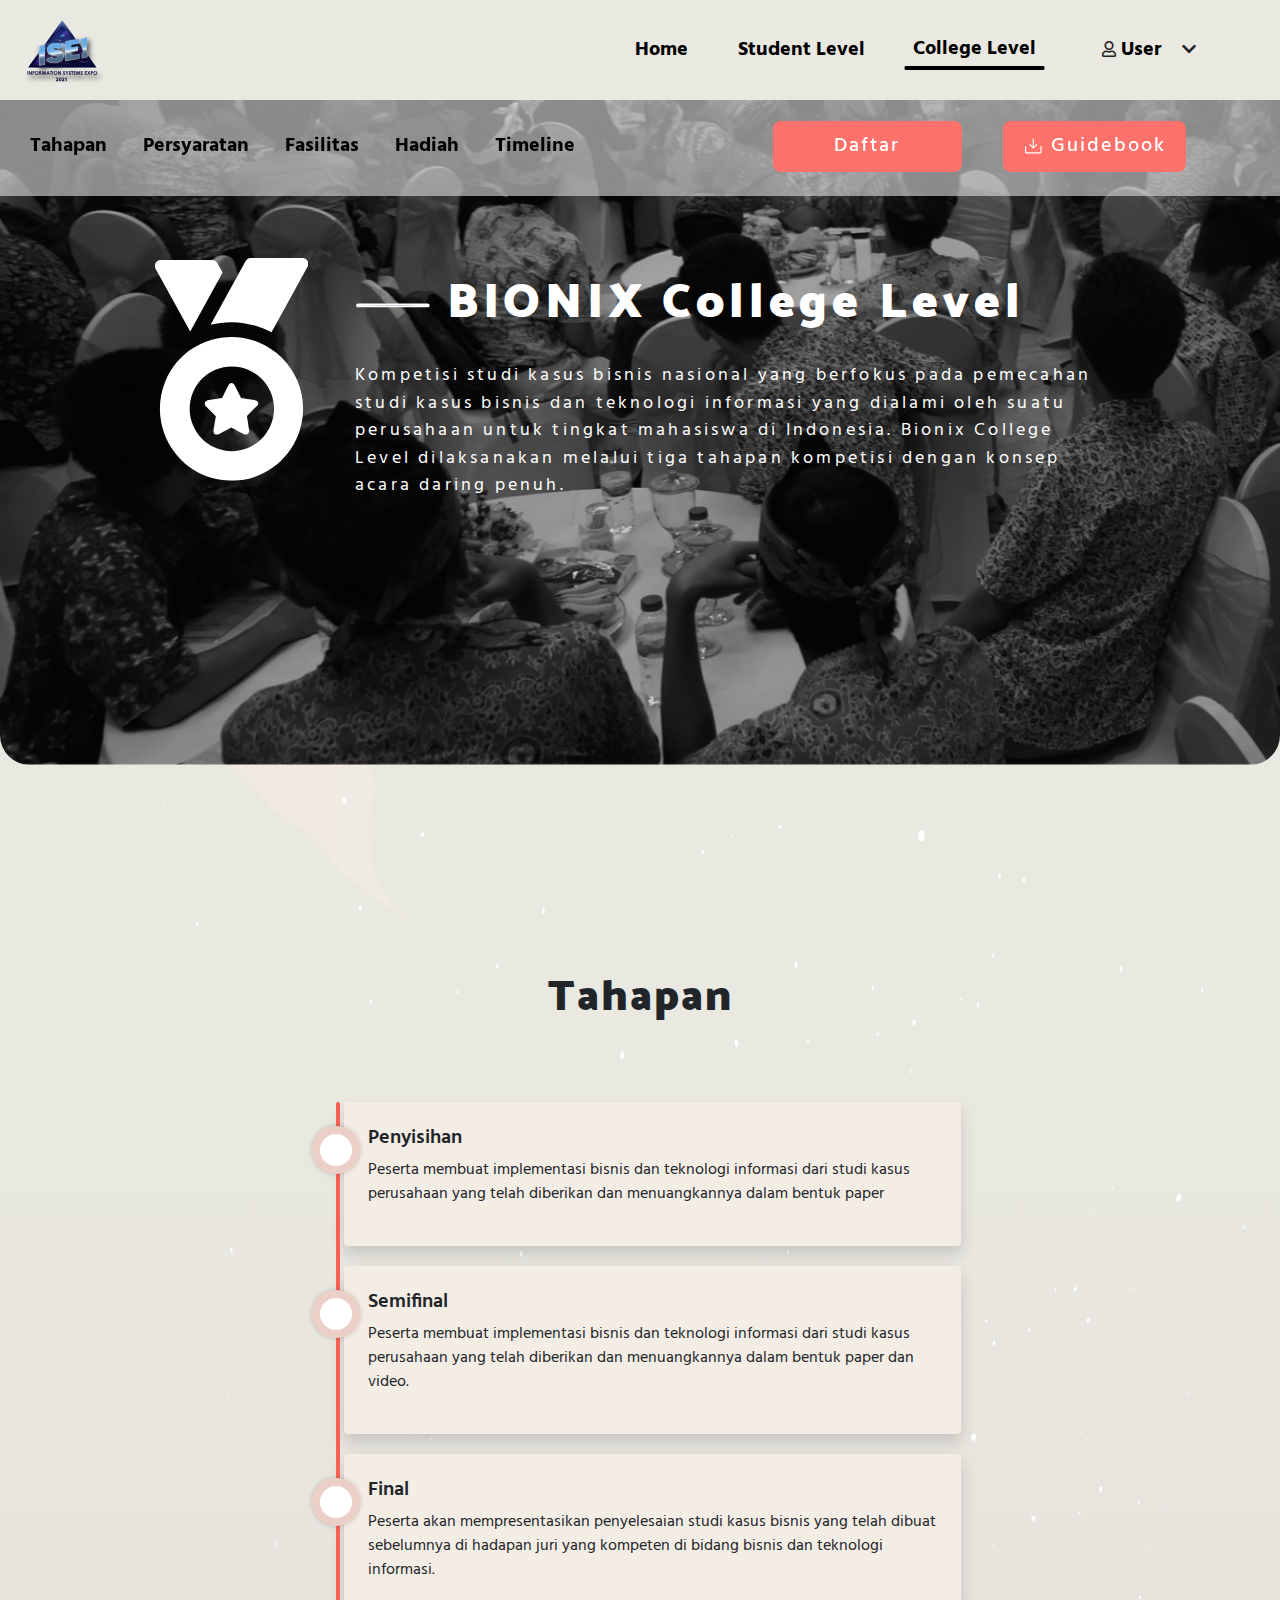
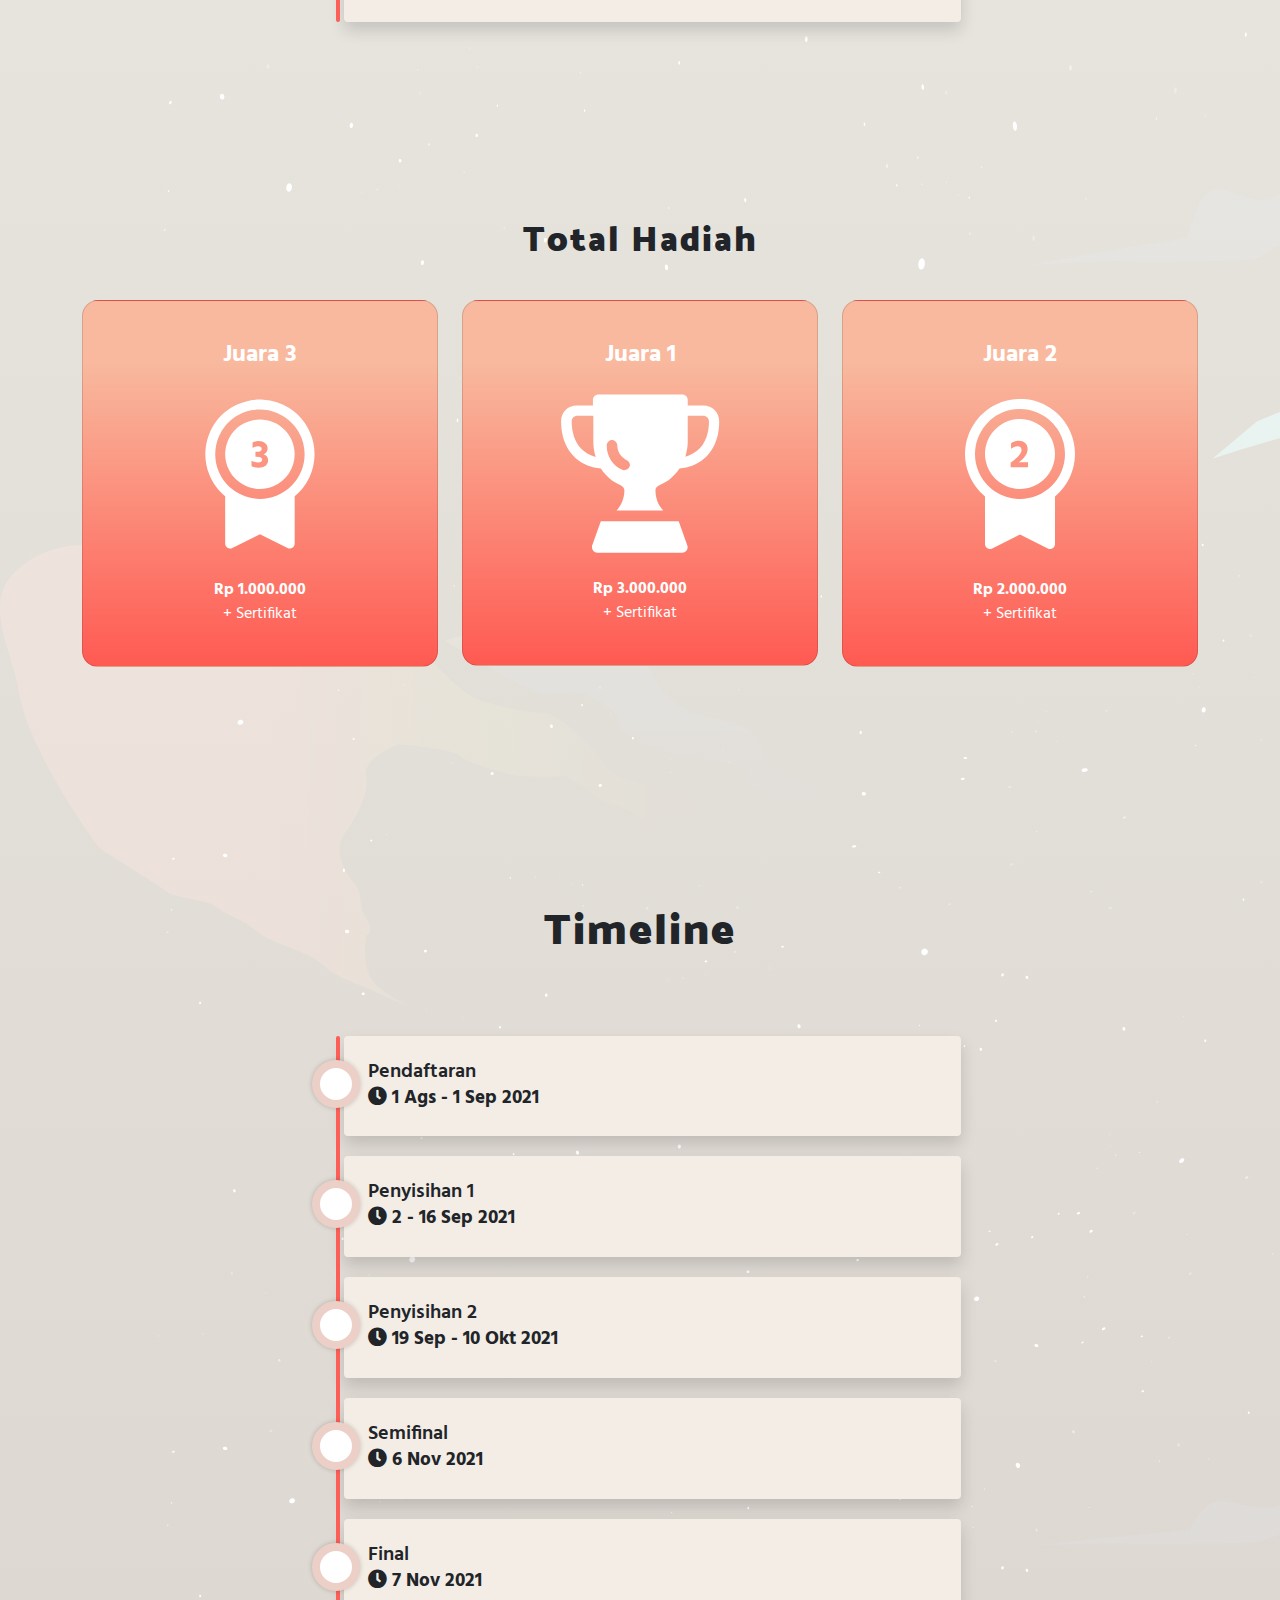
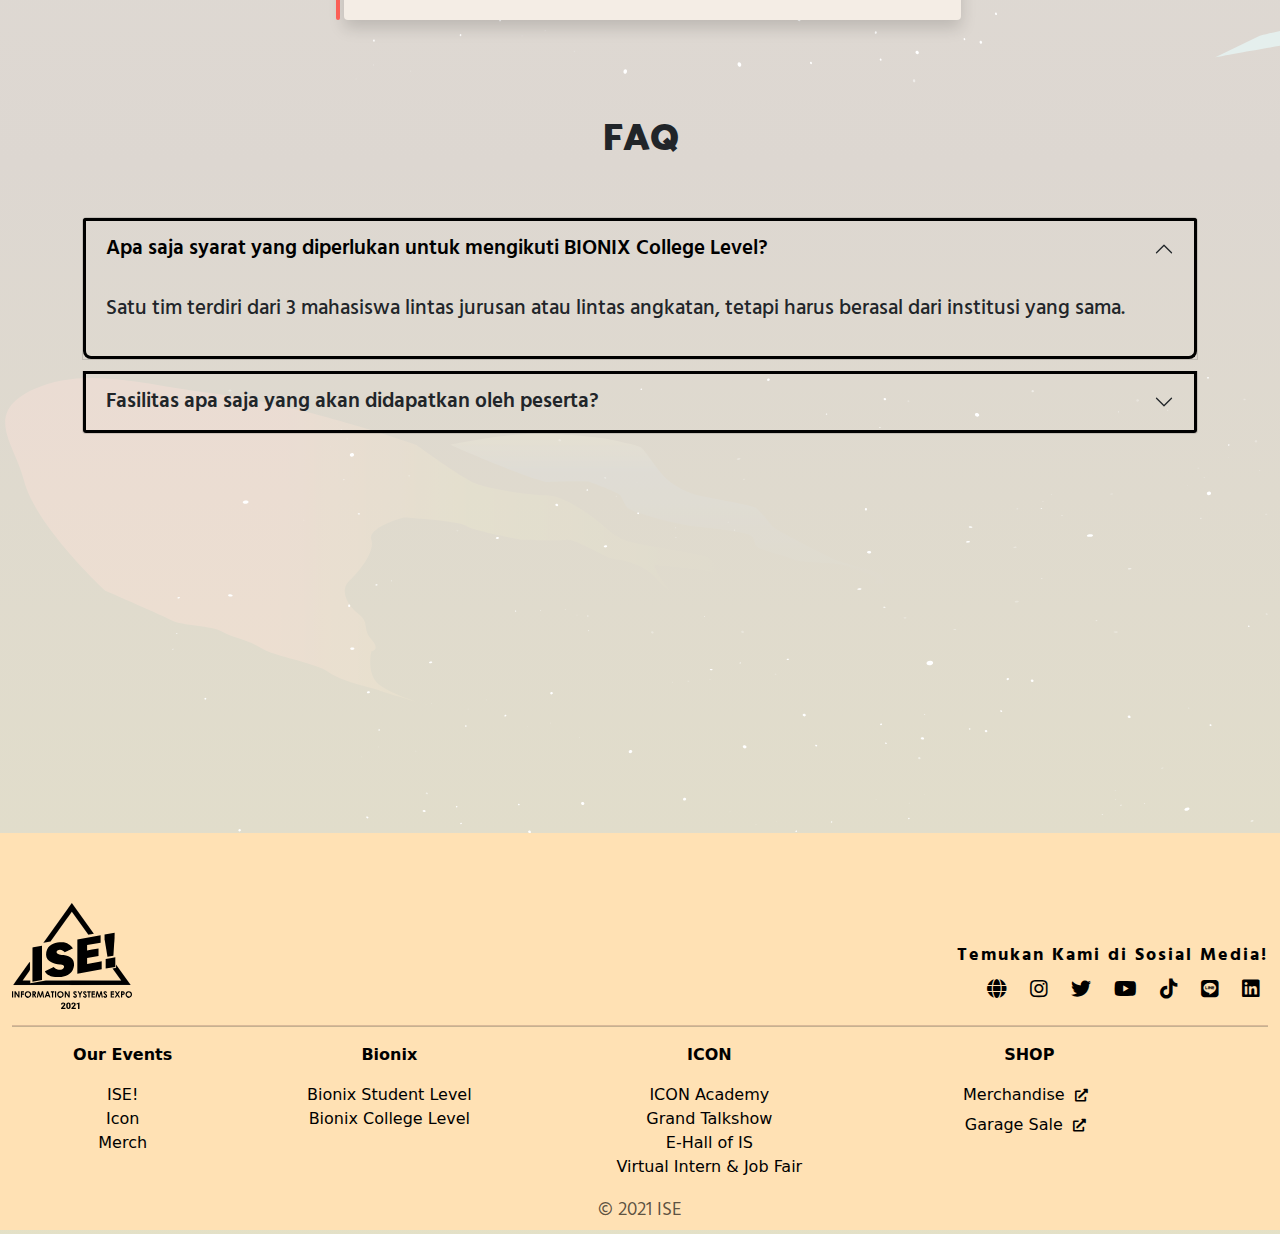
<file: college-level.html>
<!DOCTYPE html>
<html lang="en">

<head>
  <title>BIONIX 2021</title>
  <meta charset="UTF-8" />
  <meta name="description"
    content="Business and IT Olympiad adalah bagian dari serangkaian acara ISE! dengan konsep kompetisi tingkat nasional yang ditujukan bagi pelajar SMA/SMK dengan menggabungkan antara bisnis dan teknologi informasi. Kompetisi terbagi menjadi 4 tahap yaitu, penyisihan 1, penyisihan 2, semifinal, dan final. Adapun penyisihan dilakukan serentak secara online di seluruh Indonesia" />
  <meta name="keywords"
    content="ISE 2021, ISE, Sistem Informasi ITS, Sistem Informasi, ITS, Olimpiade, Bisnis, TIK, Teknologi, Pameran IT, Konser, Bionix, Icon" />
  <meta name="author" content="IT Dev ISE! 2020" />
  <meta name="viewport" content="width=device-width, initial-scale=1.0" />
  <meta http-equiv="X-UA-Compatible" content="ie=edge" />
  <meta name="theme-color" content="#F4EBC1" />

  <link rel="icon" href="img/logo-ise-2021.svg" />
  <link rel="stylesheet" href="css/bootstrap.min.css" />
  <link rel="stylesheet" href="css/swiper-bundle.min.css" />
  <link rel="stylesheet" href="css/style.css" />
  <link rel="stylesheet" href="css/normalize.min.css" />
  <link rel="stylesheet" href="fonts/fontawesome/css/fontawesome-all.min.css" />
  <!-- Global site tag (gtag.js) - Google Analytics -->
  <script async src="https://www.googletagmanager.com/gtag/js?id=G-7KGB6BB4MW"></script>
  <script>
    window.dataLayer = window.dataLayer || [];
    function gtag() {
      dataLayer.push(arguments);
    }
    gtag('js', new Date());

    gtag('config', 'G-7KGB6BB4MW');
  </script>
</head>

<body class="bg">
  
  <!--navbar section-->

  <nav class="navbar navbarsl navbar-custom fixed-top navbar-expand-lg container-fluid">
    <div class="logo"><a class="navbar-brand" href="index.html"><img src="img/logo-ise-2021.svg" alt="logo ISE! 2021" /></a></div>
    <div class="collapse navbar-collapse w-100 order-3 dual-collapse2 list" id="collapse_target">
      <ul class="border-0 nav navbar-nav nav-tabs ms-auto">
        <li class="nav-item">
          <a class="nav-link" href="after-login.html">Home</a>
        </li>
          <a href="student-level.html" class="nav-link">Student Level</a>
          <a href="college-level.html" class="nav-link active">College Level</a>
        <li class="nav-item dropdown">
          <a class="nav-link" id="usernav"><i class="far fa-user"></i> User <i class="fas fa-chevron-down"></i></a>
          <ul class="dropdown-menu">
            <li>
              <a class="dropdown-item" href="index.html">Profile</i></a>
            </li>
            <li>
              <a class="dropdown-item" href="index.html">Dashboard BIONIX</i></a>
            </li>
            <li>
              <a class="dropdown-item" href="index.html">Keluar</i></a>
            </li>
          </ul>
        </li>
      </ul>
    </div>
    <button class="navbar-toggle menu-btn mr-5" data-bs-toggle="collapse" data-bs-target="#collapse_target">
      <span class="navbar-toggler-icon"><i class="fas fa-bars"></i></span>
    </button>
  </nav>

  
  <nav class="navbar navbarsl navbar-custom fixed-top navbar-expand-lg container-fluid" id="navbar2">

    <ul class="nav ml-5">
      <li class="nav-item">
        <a class="nav-link" href="#tahapan-cl">Tahapan</a>
      </li>
      <li class="nav-item">
        <a class="nav-link" href="#timeline-cl">Persyaratan</a>
      </li>
      <li class="nav-item">
        <a class="nav-link" href="#persyaratan-cl">Fasilitas</a>
      </li>
      <li class="nav-item">
        <a class="nav-link" href="#total-hadiah-cl">Hadiah</a>
      </li>
      <li class="nav-item">
        <a class="nav-link" href="#timeline-cl">Timeline</a>
      </li>
    </ul>
    <a href="#" class="nav-link" id="daftar">Daftar</a>
    <a href="#" class="nav-link" id="guidebook"><img src="img/DownloadSimple.svg" alt=""> Guidebook</a>

</nav>



        <!-- header student level section start -->
      <header class="header">
        <div class="container">
          <div class="row">
            <div class="col-3 text-end">
              <img src="img/medali-sl-putih.svg" class="img-fluid" alt="">
            </div>
            <div class="col-8 text-left">
              <h1><img src="img/line-putih.svg" class="img-fluid" alt="" style="width: 10%;">   BIONIX College Level</h1>
              <p>Kompetisi studi kasus bisnis nasional yang berfokus pada pemecahan studi kasus bisnis dan teknologi informasi yang dialami oleh suatu perusahaan untuk tingkat mahasiswa di Indonesia. Bionix College Level dilaksanakan melalui tiga tahapan kompetisi dengan konsep acara daring penuh.
              </p>
            </div>
          </div>
        </div>
      </header>
          

        <!-- tahapan college level section start -->

        <div id="tahapan-cl">
          <div class="tahapan text-center" id="tahapan-large">
            <h1>Tahapan</h1>
            <div class="container">
              <div class="row">
                <div class="col">
                  <h5>Penyisihan</h5>
                </div>
                <div class="col">
                  <h5>Semifinal</h5>
                </div>
                <div class="col">
                  <h5>Final</h5>
                </div>
              </div>
              <div class="row" id="garis-tahapancl">
                <div class="col">
                  <div class="nomor" id="nomor-college">
                    <h3>1</h3>
                  </div>
                </div>
                <div class="col">
                  <div class="nomor" id="nomor-college">
                    <h3>2</h3>
                  </div>
                </div>
                <div class="col">
                  <div class="nomor" id="nomor-college">
                    <h3>3</h3>
                  </div>
                </div>
              </div>
              <div class="row">
                <div class="d-flex col">
                  <div class="card" id="card-tahapan">
                    <div class="card-body" id="card-body-tahapan">
                      <h3>Penyisihan</h3>
                      <hr>
                      <p>Peserta membuat implementasi bisnis dan teknologi informasi dari studi kasus perusahaan yang telah diberikan dan menuangkannya dalam bentuk paper</p>
                    </div>
                  </div>
                </div>
                <div class="d-flex col">
                  <div class="card" id="card-tahapan">
                    <div class="card-body" id="card-body-tahapan">
                      <h3>Semifinal</h3>
                      <hr>
                      <p>Peserta membuat implementasi bisnis dan teknologi informasi dari studi kasus perusahaan yang telah diberikan dan menuangkannya dalam bentuk paper dan video.</p>
                    </div>
                  </div>
                </div>
                <div class="d-flex col">
                  <div class="card" id="card-tahapan">
                    <div class="card-body" id="card-body-tahapan">
                      <h3>Final</h3>
                      <hr>
                      <p>Peserta akan mempresentasikan penyelesaian studi kasus bisnis yang telah dibuat sebelumnya di hadapan juri yang kompeten di bidang bisnis dan teknologi informasi.</p>
                    </div>
                  </div>
                </div>
              </div>
            </div>
          </div>
          
          <div class="container py-5" id="tahapan-small">
        
            <div class="row">
                <div class="col-lg-7 mx-auto">
                  <div class="tahapan">
                    <h1 class="mb-5 text-center">Tahapan</h1>
                  </div>
  
                    <!-- Timeline -->
                    <ul class="timeline">
                        <li class="timeline-item rounded ml-3 p-4 shadow">
                            <h2 class="h5 mb-0">Penyisihan</h2>
                            <p class="text-small mt-2 font-weight-light">Peserta membuat implementasi bisnis dan teknologi informasi dari studi kasus perusahaan yang telah diberikan dan menuangkannya dalam bentuk paper</p>
                        </li>
                        <li class="timeline-item rounded ml-3 p-4 shadow">
                            <h2 class="h5 mb-0">Semifinal</h2>
                            <p class="text-small mt-2 font-weight-light"> Peserta membuat implementasi bisnis dan teknologi informasi dari studi kasus perusahaan yang telah diberikan dan menuangkannya dalam bentuk paper dan video.</p>
                        </li>
                        <li class="timeline-item rounded ml-3 p-4 shadow">
                            <h2 class="h5 mb-0">Final</h2>
                            <p class="text-small mt-2 font-weight-light">Peserta akan mempresentasikan penyelesaian studi kasus bisnis yang telah dibuat sebelumnya di hadapan juri yang kompeten di bidang bisnis dan teknologi informasi.</p>
                        </li>
                    </ul><!-- End -->
    
                </div>
            </div>
        </div>
        </div>
        


        <!-- total hadiah section start -->
        <div class="total-hadiah text-center" id="total-hadiah-cl">
          <h2>Total Hadiah</h2>
          <div class="tab-content">
            <div class="tab-pane fade show active" id="hadiahcl" role="tabpanel">
              <div class="container">
                <div class="row ">
                  <div class="col-12 col-md-4 justify-content-end">
                    <div class="card juara3">
                      <div class="card-body">
                        <h4>Juara 3</h4>
                        <img src="img/juara3-bionix-sl.svg" class ="img-fluid" alt="">
                        <p>Rp 1.000.000<br><span>+ Sertifikat</span></p>
                      </div>
                    </div>
                  </div>
                  <div class="col-12 col-md-4 justify-content-center">
                    <div class="card">
                      <div class="card-body">
                        <h4>Juara 1</h4>
                        <img src="img/juara1-bionix-sl.svg" class ="img-fluid" alt="">
                        <p>Rp 3.000.000<br><span>+ Sertifikat</span></p>
                      </div>
                    </div>
                  </div>
                  <div class="col-12 col-md-4 justify-content-start">
                    <div class="card juara2">
                      <div class="card-body">
                        <h4>Juara 2</h4>
                        <img src="img/juara2-bionix-sl.svg" class ="img-fluid" alt="">
                        <p>Rp 2.000.000<br><span>+ Sertifikat</span></p>
                      </div>
                    </div>
                  </div>
                </div>
              </div>
            </div>
          </div>
          
        </div>

       <!-- timeline student level section -->
       <div id="timeline-cl">
        <div class="timeline text-center" id="timeline-student-level">
          <h1>Timeline</h1>
          <div class="container">
            <div class="row">
              <div class="col">
                <h5>1 Ags - 1 Sep 2021</h5>
              </div>
              <div class="col">
                <h5>2 - 16 Sep 2021</h5>
              </div>
              <div class="col">
                <h5>19 Sep - 10 Okt 2021</h5>
              </div>
              <div class="col">
                <h5>6 Nov 2021</h5>
              </div>
              <div class="col">
                <h5>7 Nov 2021</h5>
              </div>
            </div>
            <div class="row" id="circle-timeline-cl">
              <div class="col">
                <div class="circle" id="rocket">
                  <div id="inside-circle"></div>
                </div>
              </div>
              <div class="col">
                <div class="circle" id="circle-cl"></div>
              </div>
              <div class="col">
                <div class="circle" id="circle-cl"></div>
              </div>
              <div class="col">
                <div class="circle" id="circle-cl"></div>
              </div>
              <div class="col">
                <div class="circle" id="circle-cl"></div>
              </div>
            </div>
            <div class="row">
              <div class="col">
                <h5>Pendaftaran</h5>
              </div>
              <div class="col">
                <h5>Penyisihan</h5>
              </div>
              <div class="col">
                <h5>Semifinal</h5>
              </div>
              <div class="col">
                <h5>Final</h5>
              </div>
              <div class="col">
                <h5>Awarding</h5>
              </div>
            </div>
          </div>
        </div>
          
        <div class="container py-5" id="timeline-small">
        
          <div class="row">
              <div class="col-lg-7 mx-auto">
                <div class="tahapan">
                  <h1 class="mb-5 text-center">Timeline</h1>
                </div>
  
                  <!-- Timeline -->
                  <ul class="timeline">
                      <li class="timeline-item rounded ml-3 p-4 shadow">
                          <h2 class="h5 mb-0">Pendaftaran</h2><span><i class="fa fa-clock mr-1"></i> 1 Ags - 1 Sep 2021</span>
                      </li>
                      <li class="timeline-item rounded ml-3 p-4 shadow">
                          <h2 class="h5 mb-0">Penyisihan 1</h2><span><i class="fa fa-clock mr-1"></i> 2 - 16 Sep 2021</span>
                         
                      </li>
                      <li class="timeline-item rounded ml-3 p-4 shadow">
                          <h2 class="h5 mb-0">Penyisihan 2</h2><span><i class="fa fa-clock mr-1"></i> 19 Sep - 10 Okt 2021</span>
                          
                      </li>
                      <li class="timeline-item rounded ml-3 p-4 shadow">
                          <h2 class="h5 mb-0">Semifinal</h2><span><i class="fa fa-clock mr-1"></i> 6 Nov 2021</span>
                          
                      </li>
                      <li class="timeline-item rounded ml-3 p-4 shadow">
                          <h2 class="h5 mb-0">Final</h2><span><i class="fa fa-clock mr-1"></i> 7 Nov 2021</span>
                          
                      </li>
                  </ul><!-- End -->
  
                  </div>
              </div>
          </div>
  
       </div>
       


       <!-- FAQ section -->
       <div class="faq text-center" id="faqcl">
        <h1>FAQ</h1>
        <div class="container">
          <div class="row">
            <div class="accordion" id="accordionFaq">
              <div class="accordion-item show" id="AccordionItemOne" >
                <h2 class="accordion-header" id="persyaratan-cl">
                  <button class="accordion-button" type="button" data-bs-toggle="collapse" data-bs-target="#collapseOne" aria-expanded="true" aria-controls="collapseOne">
                    Apa saja syarat yang diperlukan untuk mengikuti BIONIX College Level?
                  </button>
                </h2>
                <div id="collapseOne" class="accordion-collapse collapse show" aria-labelledby="headingOne" data-bs-parent="#accordionFaq">
                  <div class="accordion-body">
                    <p>
                      Satu tim terdiri dari 3 mahasiswa lintas jurusan atau lintas angkatan, tetapi harus berasal dari institusi yang sama.
                    </p>
                  </div>
                </div>
              </div>
              <div class="accordion-item" id="AccordionItemTwo">
                <h2 class="accordion-header" id="fasilitas-cl">
                  <button class="accordion-button collapsed" type="button" data-bs-toggle="collapse" data-bs-target="#collapseTwo" aria-expanded="false" aria-controls="collapseTwo">
                    Fasilitas apa saja yang akan didapatkan oleh peserta?
                  </button>
                </h2>
                <div id="collapseTwo" class="accordion-collapse collapse" aria-labelledby="headingTwo" data-bs-parent="#accordionFaq">
                  <div class="accordion-body">
                    <p>
                      Sertifikat digital untuk semua peserta yang telah diverifikasi identitasnya.
                    </p>
                  </div>
                </div>
              </div>
            </div>
          </div>
        </div>
      </div>


        
        <!--footer-->
        <footer class="footer">
          <div class="container" id="footer">
            <div class="row">
              <div class="col-12 col-sm-6 text-sm-start text-center">
                <img src="img/logo-ise-2021-putih.svg" alt="logo ise 2021" class="img-fluid" width="120px" height="auto">
              </div>
              <div class="col-12 col-sm-6 text-sm-end text-center" id="footer-right">
                <h1>Temukan Kami di Sosial Media!</h1>
                <div class="listsocmed">
                  <a href="https://ise-its.com/" target="_blank" title="Website">
                    <i class="fas fa-globe" aria-hidden="true"></i>
                  </a>
                  <a href="https://www.instagram.com/is_expo/" target="_blank" title="Instagram">
                    <i class="fab fa-instagram" aria-hidden="true"></i>
                  </a>
                  <a href="https://twitter.com/is_expo" target="_blank" title="Twitter">
                    <i class="fab fa-twitter" aria-hidden="true"></i>
                  </a>
                  <a href="https://www.youtube.com/channel/UCPbOX3w8G4_dwOMDNl97PTw" target="_blank" title="YouTube">
                    <i class="fab fa-youtube" aria-hidden="true"></i>
                  </a>
                  <a href="https://vt.tiktok.com/ZSaw8WST/" target="_blank" title="Tiktok">
                    <i class="fab fa-tiktok" aria-hidden="true"></i>
                  </a>
                  <a href="https://line.me/R/ti/p/%40isexpo" target="_blank" title="Line">
                    <i class="fab fa-line" aria-hidden="true"></i>
                  </a>
                  <a href="https://www.linkedin.com/company/information-systems-expo-ise/mycompany/" target="_blank" title="Linkedin">
                    <i class="fab fa-linkedin" aria-hidden="true"></i>
                  </a>
                </div>
              </div>
            </div>
            <hr>
            <div class="row">
              <div class="col col-sm-2 text-sm-left text-center" id="footer-link">
                <ul>
                  <p><strong>Our Events</strong></p>
                  <li><a href="#">ISE!</a></li>
                  <li><a href="#">Icon</a></li>
                  <li><a href="#">Merch</a></li>
                </ul>
              </div>
              <div class="col col-sm-3 text-sm-left text-center" id="footer-link">
                <ul>
                  <p><strong>Bionix</strong></p>
                  <li><a href="#">Bionix Student Level</a></li>
                  <li><a href="#">Bionix College Level</a></li>
                </ul>
              </div>
              <div class="col col-sm-3 text-sm-left text-center" id="footer-link">
                <ul>
                  <p><strong>ICON</strong></p>
                  <li><a href="#">ICON Academy</a></li>
                  <li><a href="#">Grand Talkshow</a></li>
                  <li><a href="#">E-Hall of IS</a></li>
                  <li><a href="#">Virtual Intern & Job Fair</a></li>
                </ul>
              </div>
              <div class="col col-sm-3 text-sm-left text-center shop" id="footer-link">
                <ul>
                  <p><strong>SHOP</strong></p>
                  <li><a href="#">Merchandise<i class="fas fa-external-link-alt"></i></a></li>
                  <li><a href="#">Garage Sale<i class="fas fa-external-link-alt"></i></a></li>
                </ul>
              </div>
            </div>
            <div class="row text-center my-1">
              <div class="col" id="copyright">
                <h2>&copy; 2021 ISE</h2>
              </div>
            </div>
            </div>  
          </footer>
      

  <!--Script-->
  <script src="js/jquery.min.js"></script>
  <script src="js/swiper-bundle.min.js"></script>
  <script src="js/bootstrap.bundle.min.js"></script>
  <script src="js/countdown.js"></script>
  <script src="js/custom.js"></script>
</body>

</html>
</file>
<file: css/style.css>
/*Font*/
@font-face {
  font-family: "Hind Bold";
  src: url("../fonts/Hind-Bold.ttf");
}
@font-face {
  font-family: "Hind Semi Bold";
  src: url("../fonts/Hind-SemiBold.ttf");
}
@font-face {
  font-family: "Hind Normal";
  src: url("../fonts/Hind-Medium.ttf");
}
@font-face {
  font-family: "Hind Regular";
  src: url("../fonts/Hind-Regular.ttf");
}
@font-face {
  font-family: "Mosk Extra-bold";
  src: url("../fonts/Mosk\ Ultra-Bold\ 900.ttf");
}
@font-face {
  font-family: "Mosk 500";
  src: url("../fonts/Mosk\ Medium\ 500.ttf");
}
@font-face {
  font-family: "Mosk 400";
  src: url("../fonts/Mosk\ Normal\ 400.ttf");
}



/*general*/
.bg{
  background-image: url("../img/background-bionix.svg");
  background-size: cover;
  background-repeat: no-repeat;
  width: 100%;
  height: 100%;
}
::-webkit-scrollbar-track
{
	-webkit-box-shadow: inset 0 0 6px rgba(0,0,0, 0.1);
	background-color: #F5F5F5;
}
::-webkit-scrollbar
{
  width: 10px;
  height: 5px;
	background-color: transparent;
}

::-webkit-scrollbar-thumb
{
  background-color: #fb5f57;	
}


/* navbar section start */

.navbar{
  background: #E9E8E1;
  transition: all 0.3s ease;
  font-size: 1.28rem;
}
#navbar2{
  z-index: 999;
  margin-top: 4.7em;
  background: rgba(211, 211, 211, 0.65);
}

#navbar2 #daftar{
  margin-left: auto;
  background: #FF726B;
  padding: 0.5em 3em;
  border-radius: 8px;
  color: white;
  font-family: "Hind Normal";
  letter-spacing: 2px;
}
#navbar2 #guidebook{
  background: #FF726B ;
  margin-right: 4em;
  margin-left: 2em;
  border-radius: 8px;
  color: white;
  padding: 0.5em 1em;
  font-family: "Hind Normal";
  letter-spacing: 2px;
}
#navbar2 #guidebook img{
  width: 1em;
}
.navbar.sticky{
  background: #E9E8E1;
  box-shadow: 0px 4px 5px rgba(0, 0, 0, 0.18);
}

.navbarsl.sticky{
  box-shadow: none;
}

.navbar-custom{
  height: 100px;
}
.navbar .logo{
  width: 5em;
  transition: all 0.3s ease;
}

.nav {
  display: flex;
  align-items: center;
  justify-content: space-between;
}
.nav-link {
  color: #000000;
  font-family: "Hind Bold";

}
.nav-item {
  display: flex;
  padding: 2px;
}
.nav-tabs .nav-link {
  color: #000000;
  padding: 2px;
  margin-left: 15px;
  margin-right: 15px;
  border-style: outset;
  outline: none;
  background: transparent;
}
.nav-tabs .nav-link:hover {
  border-color: transparent transparent black transparent;
  border-bottom: 4px solid;
}
.nav-tabs .nav-link.active {
  background-color: transparent;
  border-color: transparent transparent black transparent;
  color: #000000;
  border-radius: 2px;
  border-bottom: 4px solid;
}
.nav-tabs .nav-link i{
  color: #222;
  font-size: 1rem;
  margin-left: 1em;
  margin-bottom: .4em;
}
.navbar .nav-item .dropdown-menu{
  background: #E9E8E1;
  max-height: 0;
  display: flexbox;
  opacity: 0;
  visibility: hidden;
  border-radius: 8px;
  padding: 1rem;
  -webkit-transition: max-height 0.3s, opacity 0.2s 0.1s, visibility 0s 0.3s;
    -moz-transition: max-height 0.3s, opacity 0.2s 0.1s, visibility 0s 0.3s;
    -ms-transition: max-height 0.3s, opacity 0.2s 0.1s, visibility 0s 0.3s;
    -o-transition: max-height 0.3s, opacity 0.2s 0.1s, visibility 0s 0.3s;
    transition: max-height 0.3s, opacity 0.2s 0.1s, visibility 0s 0.3s;
}
.navbar .nav-item:hover .dropdown-menu{
  display: block; 
  max-height: 190px;
  opacity: 1;
  visibility: visible;
  margin-top: 2.3em;
  -webkit-transition: max-height 0.3s, opacity 0.2s, visibility 0s;
  -moz-transition: max-height 0.3s, opacity 0.2s, visibility 0s;
  -ms-transition: max-height 0.3s, opacity 0.2s, visibility 0s;
  -o-transition: max-height 0.3s, opacity 0.2s, visibility 0s;
  transition: max-height 0.3s, opacity 0.2s, visibility 0s;

}
.navbar .nav-item .dropdown-menu a{
  font-size: 1.1rem;
  font-family: "Hind Regular";
  border-radius: 4px;
  width: 10rem;
  padding: .2em;
}
.navbar .nav-item .dropdown-menu .fas{
  float: right;
  padding-top: 3%;
}
.navbar .nav-item .dropdown-menu a:hover{
  background: #CCCCCC;
  text-decoration: none;
}
.navbar .nav-item .dropdown-menu a.active{
  background: #CCCCCC;
  text-decoration: none;
  color: black;
}
.navbar .login{
  background: #FF726B;
  border-radius: .4rem;
  font-family: "Hind Regular";
  font-size: 1.2rem;
  font-weight: 300;
  color: white;
  padding: 12px 40px 10px 40px;
  margin: 48px;
  transition: all 0.3s ease;
  text-align: center;
}
.navbar .login:hover{
  box-shadow: 0 3px 5px grey ;
  color: white;
}
.navbar .login:active{
  box-shadow: 0 7px 10px grey;
  margin: 0 3rem 0 1.9rem;
  font-size: 18px;
}
.navbar .menu-btn{
  display: none;
  cursor: pointer;
}
#usernav{
  margin-right: 3em;
}

/* swiper section start */

.swiper-container {
  width: 98.9vw;
  height: 100vh;
  margin-top: 7%;
}

.swiper-wrapper .about{
  margin-left: 8%;
}

.slide1{
  background: url("../img/bg-slide1.svg");
  background-size: cover;
  background-repeat: no-repeat;
  background-position: bottom;
}

.slide1 img{
  width: auto;
  height: 25vh;
}
.slide1 h1{
  text-align: left;
  font-family: "Mosk Extra-bold";
  font-weight: 900;
  font-size: 4rem;
  color: #1A6D75;
  margin: 0;
}
.slide1 p{
  text-align: left;
}
.slide1 a{
  background: #FF726B;
  color: white;
  font-family: "Hind Regular";
}

.swiper-container {
  margin-left: auto;
  margin-right: auto;
}

.swiper-button-next,
.swiper-button-prev{
color: white;
}

/* header sl section start */
.header {
  padding-top: 15em;
  margin-bottom: 8em;
  background: url("../img/header-sl.png");
  background-size: cover;
  background-repeat: no-repeat;
  min-height: 85vh;
  color: white;
  border-radius: 30px;
}
.header .col-4, .header .col-8{
  padding: 0;
}

.header h1{
  font-family: "Mosk Extra-bold";
  font-size: 3rem;
  letter-spacing: 0.1em;
}

.header img{
  width: 14em;
  color: white;
}
.header p{
  font-family: "Hind Regular";
  font-size: 1.15rem;
  letter-spacing: .2rem;
}

/* tahapan sl section start */
#tahapan-large{
  display: none;
}

@media (min-width:1485px) {
  #tahapan-large{
    display: block;
  }
}

#tahapan-small{
  display: block;
}

@media (min-width:1485px) {
  #tahapan-small{
    display: none;
  }
}
.tahapan h1{
  font-family: "Mosk Extra-bold";
  font-size: 2.7rem;
  letter-spacing: 2px;
}

.nomor{
  border-radius: 50%;
  width: 4em;
  height: 4em;
  background: white;
  border: 8px solid #ECD0C8;
  margin-left: 40%;
}
#nomor-college{
  margin: 0 11em;
}

.nomor h3{
  font-size: 1.4rem;
  font-family: "Mosk Extra-bold";
  padding: 0.6rem 1rem;
}

#garis-tahapan{
  background: url("../img/garis-row-tahapan.svg");
  background-size: 75vw;
  background-repeat: no-repeat;
  background-position: center;
}
#garis-tahapancl{
  background: url("../img/garis-row-tahapan.svg");
  background-size: 60vw;
  background-repeat: no-repeat;
  background-position: center;
}

#card-tahapan{
  background: #F4EDE5;
}
#card-body-tahapan{
  margin: 0 1rem;
}
#card-body-tahapan h3{
  font-family: "Hind Semi Bold";
  font-size: 1.5rem;
  letter-spacing: 1px;
  margin-top: 1em;
}
#card-body-tahapan hr{
  border-top: 2px solid#9F9A95;
}
#card-body-tahapan p{
  font-family: "Hind Regular";
  font-size: 1.302rem;
  color: black;
}




/* kategori lomba start */
.kategori-lomba{
  background: url("../img/awan-bg-kategori-lomba.svg");
  background-size: cover;
  background-repeat: no-repeat;
  background-position: bottom;
  margin-top: 4em;
}
.kategori-lomba h1{
  font-family: "Mosk Extra-bold";
  font-weight: 900;
  margin-bottom: 0;
}
.kategori-lomba h2{
  font-family: "Hind Bold";
}
.kategori-lomba p{
  font-family: "Hind Regular";
  letter-spacing: 0.1rem;
}
.bionix-sl{
  background: url("../img/card-bionix-sl.png");
  background-size: cover;
  border-radius: 1.5em;
  margin: 8% 0%;
  padding: 5em 0;
  color: white;
  border: 3px solid white;
  box-shadow: 0 0 5px grey ;
}
.bionix-cl{
  background: url("../img/card-bionix-cl.png");
  background-size: cover; 
  border-radius: 1.5em;
  margin: 8% 0;
  padding: 5em 0;
  color: white;
  border: 3px solid white;
  box-shadow: 0 0 5px grey ;
}

.bionix-sl .daftar, .bionix-cl .daftar{
  background: #E9E8E1;
  color: black;
  padding: .5rem 5.5rem;
  margin: 3rem 1rem;
}
.bionix-sl .selengkapnya, .bionix-cl .selengkapnya{
  background:transparent;
  color: white;
  padding: .5rem 4rem;
  border: 2px solid #E9E8E1;
}

/* total hadiah section start */
#total-hadiah-sl,
#total-hadiah-cl{
  margin-top: 8em;
  margin-bottom: 10em ;
}
.total-hadiah h2{
  font-family: "Mosk Extra-bold";
  font-size: 2.2rem;
  letter-spacing: 2px;
}
#hadiahsl-tab:hover,
#hadiahcl-tab:hover{
  border: .2rem solid #ff726b;
  border-radius: 1rem;
}
#hadiahsl-tab.active,
#hadiahcl-tab.active{
  border: .2rem solid #ff726b;
  border-radius: 1rem;
}
.button-hadiah{
  background: transparent;
}

.button-hadiah button{
  font-size: 1.5rem;
  font-family: "Hind Bold";
}
.button-hadiah img{
  height: 2.5rem;
}
.card{
  border-radius: 1rem;
  background: linear-gradient(180deg, #F8B99E 16.75%, #FF5A52 100%);
  margin-top: 2rem;
}


.card h4{
  font-family: "Hind Bold";
  color: white;
  margin: 1.5rem 0;
}

.card img{
  width: 10em;
}

.card p{
  font-family: "Hind Bold";
  color: white;
  margin: 1.5rem 0;
}

.card span{
  font-family: "Hind Regular";
  color: white;
  margin: 1.5rem 0;
}

#juara1{
  width: 14em;
}

/* timeline section start */
.timeline{
  margin-top: 5em;
}
.timeline h1{
  font-family: "Mosk Extra-bold";
  font-size: 2.4rem;
  letter-spacing: 3px;
  margin-bottom: 1em;
}
.timeline h5{
  font-family: "Hind Semi Bold";
  font-size: 1.3rem;
  letter-spacing: 1px;
  margin: 20%;
}
#circle-timeline{
  background: url("../img/garis-timeline.png");
  background-size: 80vw;
  background-repeat: no-repeat;
  background-position: center;
}
#circle-timeline-cl{
  background: url("../img/garis-timeline.png");
  background-size: 70vw;
  background-repeat: no-repeat;
  background-position: center;
}
#rocket{
  background: #E86E4B;
}
#rocket img{
  margin-top: 0.6em;
}
.circle{
  width: 4em;
  height: 4em;
  background: white;
  border: 8px solid #ECD0C8;
  border-radius: 50%;
  margin: 0 40% ;
}
#circle-cl{
  margin: 0 5.5em;
}
#inside-circle{
  height: 2em;
  width: 2em;
  background:white;
  margin: 17%;
  border-radius: 50%;
}
#timeline-student-level{
  display: none;
}
@media (min-width:1487px){
  #timeline-student-level{
    display: block;
  }
}
#timeline-small{
  display: block;
}
@media (min-width:1487px){
  #timeline-small{
    display: none;
  }
}


/* vertical timeline section */

/* Timeline holder */
ul.timeline {
  list-style-type: none;
  position: relative;
  padding-left: 1.5rem;
}

/* Timeline vertical line */
ul.timeline:before {
  content: ' ';
  background: #fb5f57;
  display: inline-block;
  position: absolute;
  left: 16px;
  width: 4px;
  height: 100%;
  z-index: 400;
  border-radius: 1rem;
}

li.timeline-item {
  margin: 20px 0;
  background: #F4EDE5;
}
li.timeline-item h2{
  font-family: "Hind Semi bold";
}
li.timeline-item p{
  font-family: "Hind Regular";
}
li.timeline-item span{
  font-family: "Hind Bold";
  font-size: larger;
}
/* Timeline item arrow */
.timeline-arrow {
  border-top: 0.5rem solid transparent;
  border-right: 0.5rem solid #fff;
  border-bottom: 0.5rem solid transparent;
  display: block;
  position: absolute;
  left: 2rem;
}

/* Timeline item circle marker */
li.timeline-item::before {
  content: ' ';
  background: white;
  display: inline-block;
  position: absolute;
  border-radius: 50%;
  border: 8px solid #ECD0C8;
  left: -.5em;
  width: 3em;
  height: 3em;
  z-index: 400;
  box-shadow: 0 0 5px rgba(0, 0, 0, 0.2);
}

/* faq section start */
.faq{
  min-height: 190vh;
}
#faqcl{
  min-height: 80vh;
}
.faq  h1{
  font-family: "Mosk Extra-bold";
  font-size: 2.4rem;
}
.accordion{
  margin:2em 0;
}
.accordion .accordion-collapse{
  border-bottom: 3px solid black;
  border-left: 3px solid black;
  border-right: 3px solid black;
  border-bottom-left-radius: 8px;
  border-bottom-right-radius: 8px;
}

.accordion-header button{
  color: none;
  background: transparent;
  border: 3px solid black;
  font-family: "Hind Semi Bold";
  font-size: 1.3rem;
}
.accordion-header button:focus{
  color: #000000;
  background: transparent;
  border-color: #000000;
  box-shadow: none;
}
.accordion-header button:not(.collapsed){
  color: #000000;
  background: transparent;
  border-color: #000000;
  box-shadow: none;
  border-bottom: none;
}
.accordion-item{
  text-align: left;
  font-family: "Hind Normal";
  font-size: 1.3rem;
  background: transparent !important;
  margin-bottom: 1%;
}

/* swiper bottom section start */
.swiper-bottom {
  background: url("../img/bionix/Planet-swiper.svg");
  background-position: right bottom;
  background-repeat: no-repeat;
}

.swiper-2 {
  min-height: 100vh;
}

.swiper-bottom .title {
  font-family: "Mosk Extra-bold";
}

.swiper-bottom .desc h2 {
  font-family: "Hind Semi Bold";
  margin: 3rem 3rem 2rem 3rem;
}

.swiper-bottom .desc p {
  font-family: "Hind Regular";
  margin: 0 3rem 1rem 3rem;
}

.swiper-bottom .desc h4 {
  font-family: "Hind Semi Bold";
  margin: 0 3rem 1rem 3rem;
  font-size: 1rem;
}

.swiper-bottom .desc h4 span {
  opacity: 65%;
}

.content {
  background: #F4EDE5;
  min-height: 60vh;
  border-radius: 2rem;
  margin: 5%;
}

.img-nabila {
  background: url("../img/nabila.png");
  background-size: cover;
  border-radius: 2rem;
  height: 100%;
}

.img-arif {
  background: url("../img/arif.png");
  background-size: cover;
  border-radius: 2rem;
  height: 100%;
}

.content span {
  color: #FF726B;
}






/* bottom text section start */

.bottom-text{
  background: linear-gradient(0deg, rgb(255, 176, 139), rgba(255, 115, 108, 0.6));
  height: 60vh;
  margin: 10% 0;
}

.bottom-text .desc h2{
  position: relative;
  top: 10rem;
}
.bottom-text .desc a{
  position: relative;
  top: 12rem;
  background: #E9E8E1;
  font-family: "Hind Bold";
  letter-spacing: .1rem;
  padding: 1rem;
}

/* error page section start */
.error-content{
  background: url("../img/404-screen.png");
  background-position: right center;
  background-repeat: no-repeat;
  background-size: 60vh;
}
#error-section{
  text-align: left;
  margin-top: 14%;
  margin-left: 10%;
}
#error-section h1{
  font-family: "Audimat Mono Bold";
  color: white;
  font-size: 7rem;
  margin-bottom: 0;
}
#error-section h2{
  font-family: "Hind Bold";
  color: white;
  font-size: 2rem;
}
#error-section .tombol-error a button{
  border-radius: 12px;
  color: white;
  font-family: "Hind Bold";
  width: 15%;
  background: linear-gradient(270.02deg, #364A82 0%, #285B70 44.34%, #328796 99.96%);
  margin-top: 1%;
}


/* footer section start */
.footer {
  background: #FFE1B4;
  max-width: 100%;
}
#footer-right .listsocmed i{
  transition: all .2s ease-in;
}
#footer-right .listsocmed i:hover{
  color: #E86E4B ;
}
#footer-link li a{
  transition: all .2s ease-in;
}
#footer-link li a:hover{
  color: #E86E4B;
}
footer .container{
  position:relative;
  max-width: inherit;
}
#footer{
  width: 1300px;
}
#footer img{
  margin: 70px 0 0 0;
}
#footer h1 {
  color: black;
  font-size: 18px;
  font-family: "Hind Bold";
  font-weight: 400;
  letter-spacing: 2px;
}
#footer i {
  color: black;
  font-size: 20px;
  margin-left: 10px;
  margin-bottom: 10px;
  letter-spacing: 8px;
}
#footer .shop i{
  font-size: 0.8rem;
}
#footer-right{
  margin-top: 100px;
}
#footer ul{
  list-style-type: none;
  display: inline-block;
}
#footer ul p{
  color: black;
}
#footer ul a{
  color: black;
  text-decoration: none;
}
#footer-right a{
  color: transparent;
}
.footer hr{
  border-top: 1px solid rgba(209, 108, 108, 0.45) ;
}
#copyright h2{
  font-family: "Hind Regular";
  font-size: 1.2rem;
  color: rgba(0, 0, 0, 0.65);
}
/* CSS Media Query */
@media (max-width: 1200px) {
  #navbar2{
    white-space: nowrap;
    flex-wrap: nowrap;
    overflow-x: scroll;
  }
  #navbar2 .nav{
    white-space: nowrap;
    flex-wrap: nowrap;
  }
}
@media (max-width: 992px) {
  #navbar2 .nav{
    white-space: nowrap;
    flex-wrap: nowrap;
  }
  .navbar .nav-item:hover{
    display: block;
    position: relative;
    text-align: left;
  }
  .navbar .navbar-collapse{
    background: #E9E8E1;
    border-radius: 1rem;
    margin-top: 1.5rem;
  }
  .navbar .navbar-collapse a{
    text-align: center;
  }
  .navbar .list:focus{
    top: 1rem;
  }
  .navbar .nav-item .dropdown-menu{
    display: none;
  }
  .navbar .nav-item:hover .dropdown-menu{
    margin-top: 0;
  }
  .navbar .menu-btn{
    border-radius: 1rem;
    padding-top: 0.5rem;
    display: block;
    font-size: 1.5rem;
    background: #E9E8E1;
    outline: none;
    border-style: outset;
    border: none;
  }
  .navbar .menu-btn:active{
    border-style: outset;
    border: none;
  }
  #usernav{
    margin: 0;
  }
  
}
@media (max-width: 767px) {
  .slide1 h1 {
      font-size: 2rem;
  }

  .img-nabila {
      height: 70vh;
      border-bottom-right-radius: .25rem !important;
      border-bottom-left-radius: .25rem !important;
      border-top-right-radius: 2rem !important;
      background-position: center;
  }
  .img-arif {
      height: 70vh;
      border-bottom-right-radius: .25rem !important;
      border-bottom-left-radius: .25rem !important;
      border-top-right-radius: 2rem !important;
      background-position: center;
  }
  
}
@media (max-width: 576px) {
  .img-nabila {
    height: 70vh;
}

  .img-arif {
      height: 70vh;
  }
 
}

@media (max-width: 426px){

}
</file>
